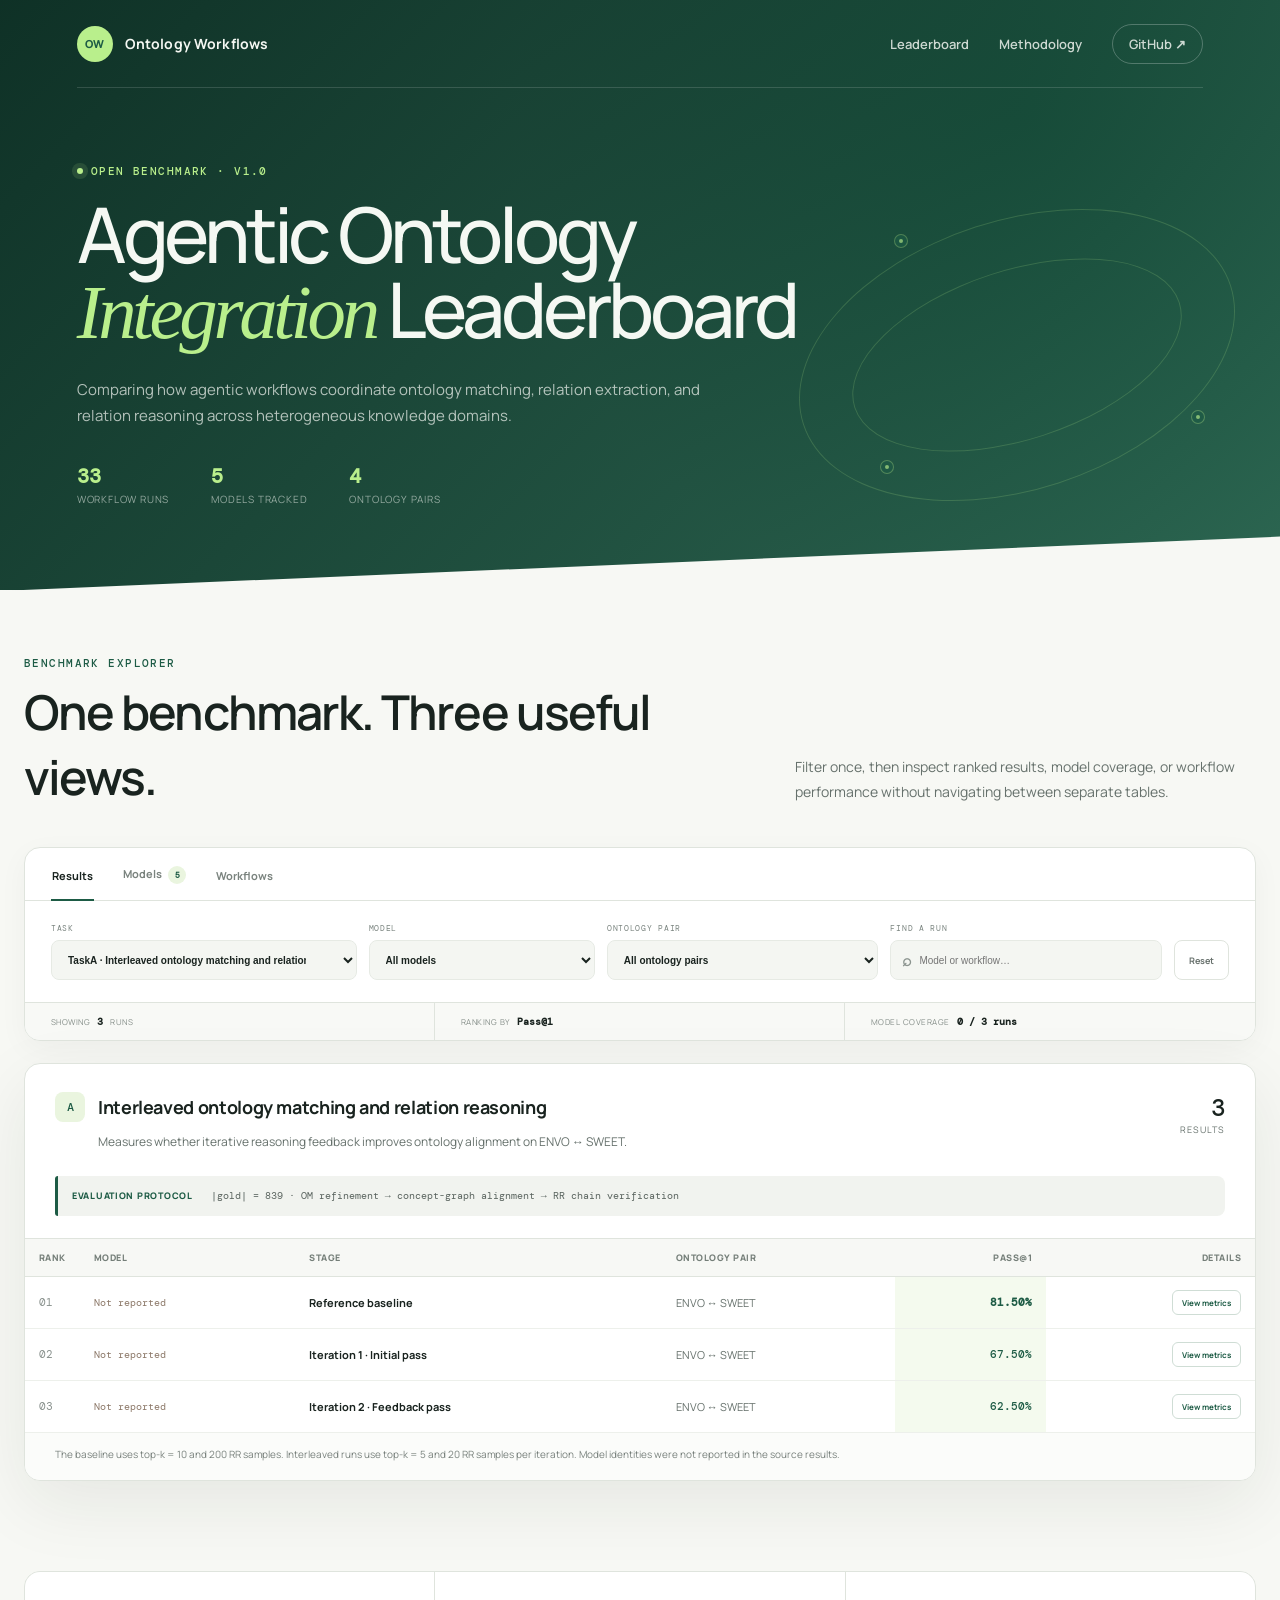
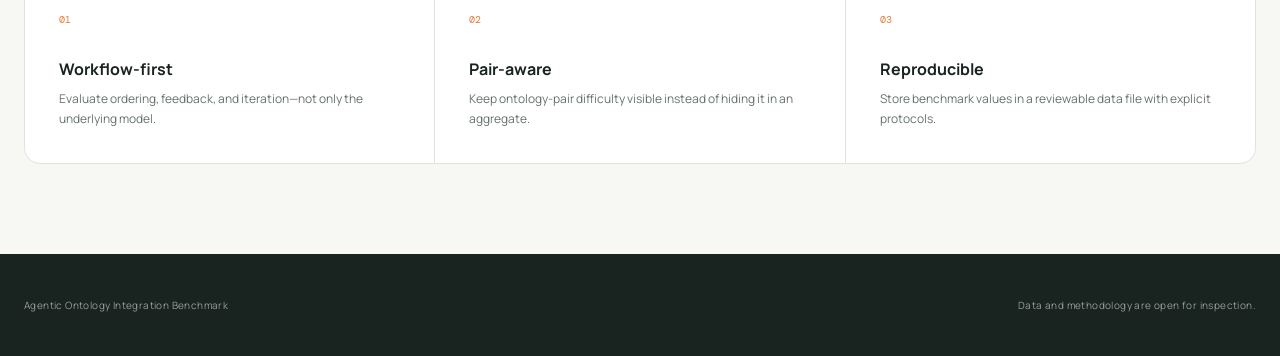
<file: index.html>
<!doctype html>
<html lang="en">
  <head>
    <meta charset="UTF-8" />
    <meta name="viewport" content="width=device-width, initial-scale=1.0" />
    <meta
      name="description"
      content="A transparent leaderboard for agentic ontology integration workflows."
    />
    <title>Agentic Ontology Integration Leaderboard</title>
    <link rel="preconnect" href="https://fonts.googleapis.com" />
    <link rel="preconnect" href="https://fonts.gstatic.com" crossorigin />
    <link
      href="https://fonts.googleapis.com/css2?family=DM+Mono:wght@400;500&family=Manrope:wght@400;500;600;700;800&display=swap"
      rel="stylesheet"
    />
    <link rel="stylesheet" href="styles.css?v=8" />
  </head>
  <body>
    <div class="page-shell">
      <header class="hero">
        <nav class="topbar" aria-label="Primary navigation">
          <a class="brand" href="#" aria-label="Ontology Workflows home">
            <span class="brand-mark" aria-hidden="true">OW</span>
            <span>Ontology Workflows</span>
          </a>
          <div class="nav-links">
            <a href="#leaderboard">Leaderboard</a>
            <a href="methodology.html">Methodology</a>
            <a
              class="github-link"
              href="https://github.com/lamng3/benchmark_leaderboard"
              target="_blank"
              rel="noreferrer"
            >
              GitHub
              <span aria-hidden="true">↗</span>
            </a>
          </div>
        </nav>

        <div class="hero-content">
          <p class="eyebrow"><span></span> Open benchmark · v1.0</p>
          <h1>Agentic Ontology<br /><em>Integration</em> Leaderboard</h1>
          <p class="hero-copy">
            Comparing how agentic workflows coordinate ontology matching,
            relation extraction, and relation reasoning across heterogeneous
            knowledge domains.
          </p>
          <div class="hero-meta" aria-label="Benchmark summary">
            <div><strong id="workflow-count">—</strong><span>Workflow runs</span></div>
            <div><strong id="model-count">—</strong><span>Models tracked</span></div>
            <div><strong id="pair-count">—</strong><span>Ontology pairs</span></div>
          </div>
        </div>
        <div class="hero-orbit" aria-hidden="true">
          <span class="orbit orbit-one"></span>
          <span class="orbit orbit-two"></span>
          <span class="node node-one"></span>
          <span class="node node-two"></span>
          <span class="node node-three"></span>
        </div>
      </header>

      <main id="leaderboard">
        <section class="leaderboard-intro">
          <div>
            <p class="section-kicker">Benchmark explorer</p>
            <h2>One benchmark. Three useful views.</h2>
          </div>
          <p>
            Filter once, then inspect ranked results, model coverage, or workflow
            performance without navigating between separate tables.
          </p>
        </section>

        <section class="dashboard" aria-label="Benchmark dashboard">
          <div class="view-tabs" id="view-filter" role="tablist" aria-label="Dashboard view">
            <button class="view-tab active" type="button" role="tab" data-view="results" aria-selected="true">
              Results
            </button>
            <button class="view-tab" type="button" role="tab" data-view="models" aria-selected="false">
              Models <span id="model-tab-count">0</span>
            </button>
            <button class="view-tab" type="button" role="tab" data-view="workflows" aria-selected="false">
              Workflows
            </button>
          </div>

          <div class="filter-bar" aria-label="Leaderboard filters">
            <label class="select-field">
              <span>Task</span>
              <select id="task-filter" aria-label="Task"></select>
            </label>
            <label class="select-field">
              <span>Model</span>
              <select id="model-filter" aria-label="Model"></select>
            </label>
            <label class="select-field">
              <span>Ontology pair</span>
              <select id="pair-filter" aria-label="Ontology pair"></select>
            </label>
            <label class="search-field">
              <span>Find a run</span>
              <div>
                <span aria-hidden="true">⌕</span>
                <input id="search-filter" type="search" placeholder="Model or workflow…" />
              </div>
            </label>
            <button id="clear-filters" class="clear-filters" type="button">Reset</button>
          </div>

          <div class="dashboard-summary" aria-label="Filtered result summary">
            <div>
              <span>Showing</span>
              <strong id="filtered-count">—</strong>
              <small>runs</small>
            </div>
            <div>
              <span>Ranking by</span>
              <strong id="ranking-metric">—</strong>
            </div>
            <div>
              <span>Model coverage</span>
              <strong id="model-coverage">—</strong>
            </div>
          </div>
        </section>

        <section class="task-card" id="results-view" aria-live="polite">
          <div class="task-card-header">
            <div>
              <div class="task-title-line">
                <span class="task-number" id="task-number">A</span>
                <h3 id="task-title">Loading benchmark…</h3>
              </div>
              <p id="task-description"></p>
            </div>
            <div class="result-count">
              <span id="result-count">—</span>
              <small>results</small>
            </div>
          </div>

          <div class="configuration-note">
            <span>Evaluation protocol</span>
            <code id="task-protocol">Loading…</code>
          </div>

          <div class="table-wrap">
            <table>
              <thead id="leaderboard-head"></thead>
              <tbody id="leaderboard-body"></tbody>
            </table>
          </div>
          <p class="table-note" id="table-note"></p>
        </section>

        <section class="entity-panel" id="entity-view" hidden aria-live="polite">
          <div class="entity-panel-header">
            <div>
              <p class="section-kicker" id="entity-kicker">Coverage</p>
              <h3 id="entity-title">Models</h3>
            </div>
            <p id="entity-description"></p>
          </div>
          <div class="entity-grid" id="entity-grid"></div>
        </section>

        <section class="principles">
          <article>
            <span>01</span>
            <h3>Workflow-first</h3>
            <p>Evaluate ordering, feedback, and iteration—not only the underlying model.</p>
          </article>
          <article>
            <span>02</span>
            <h3>Pair-aware</h3>
            <p>Keep ontology-pair difficulty visible instead of hiding it in an aggregate.</p>
          </article>
          <article>
            <span>03</span>
            <h3>Reproducible</h3>
            <p>Store benchmark values in a reviewable data file with explicit protocols.</p>
          </article>
        </section>
      </main>

      <footer>
        <p>Agentic Ontology Integration Benchmark</p>
        <p>Data and methodology are open for inspection.</p>
      </footer>
    </div>
    <noscript>This leaderboard requires JavaScript to render benchmark data.</noscript>
    <script src="app.js?v=5" defer></script>
  </body>
</html>
</file>
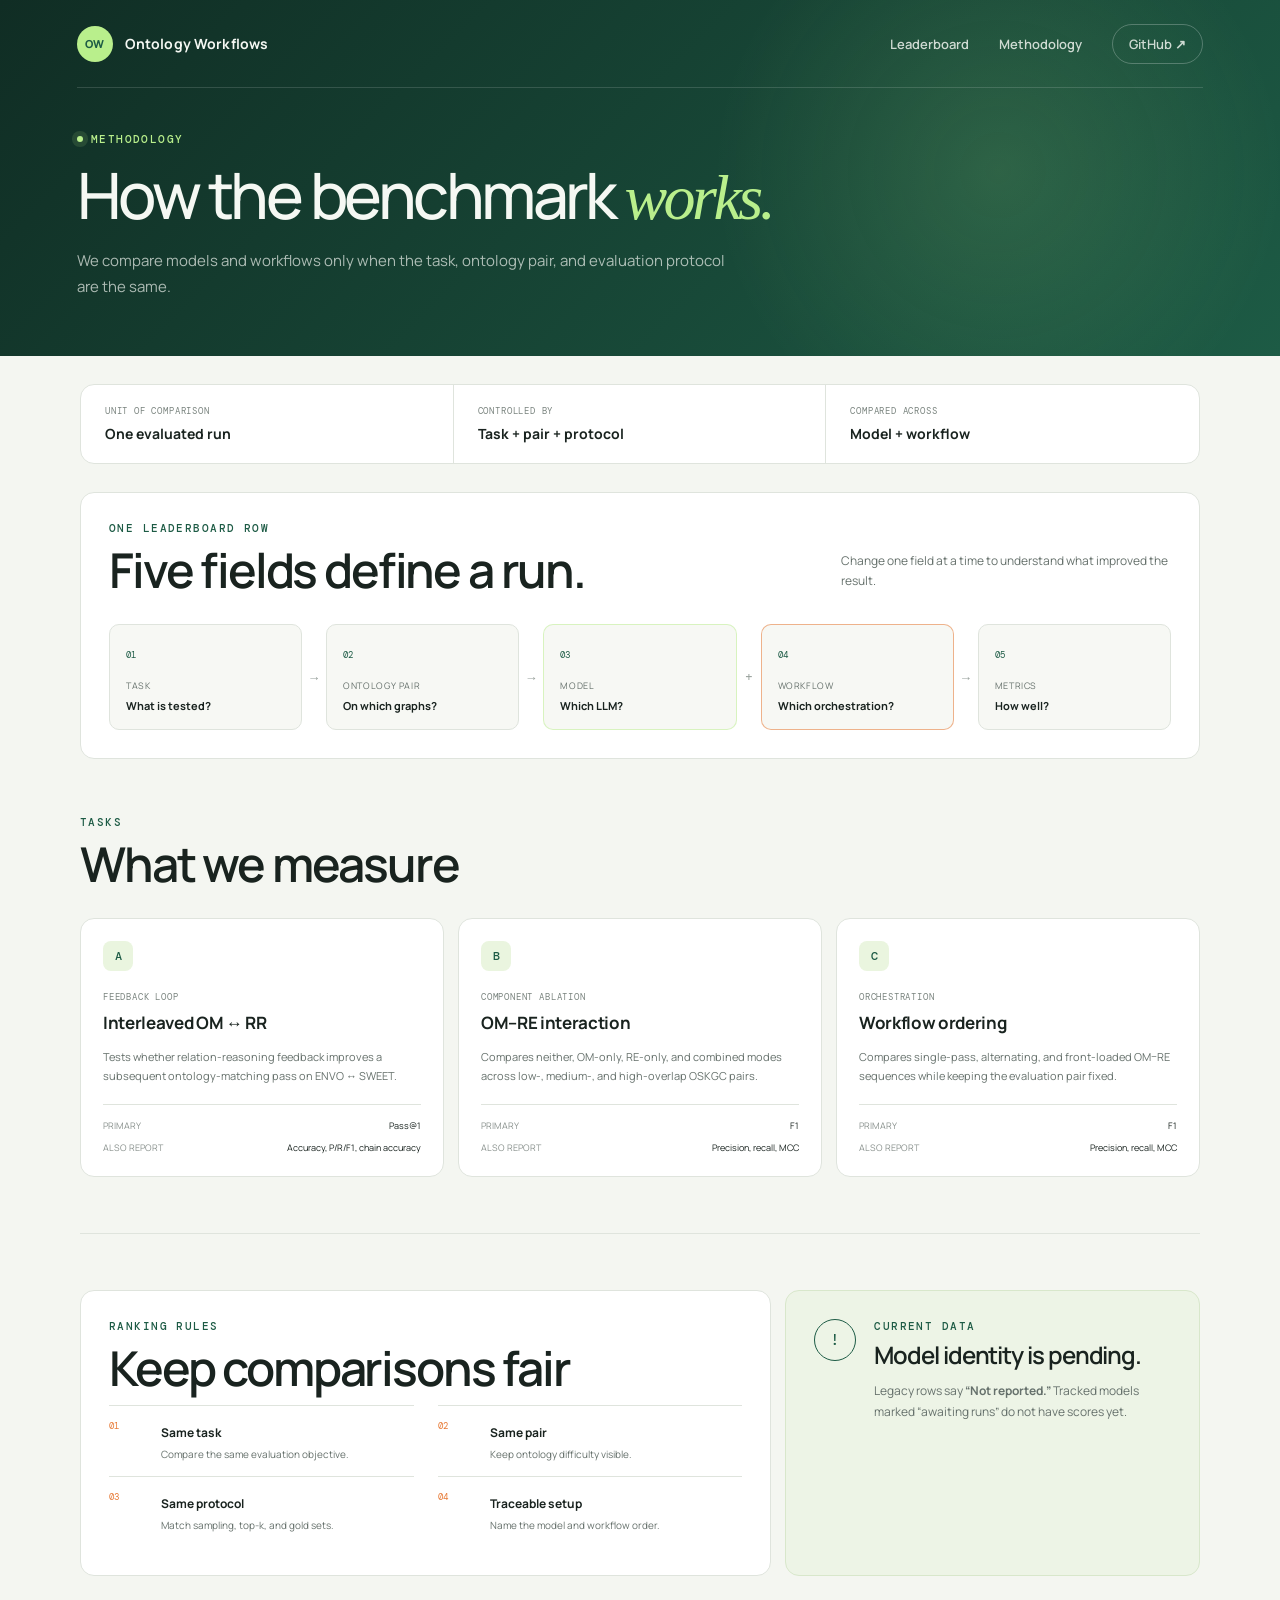
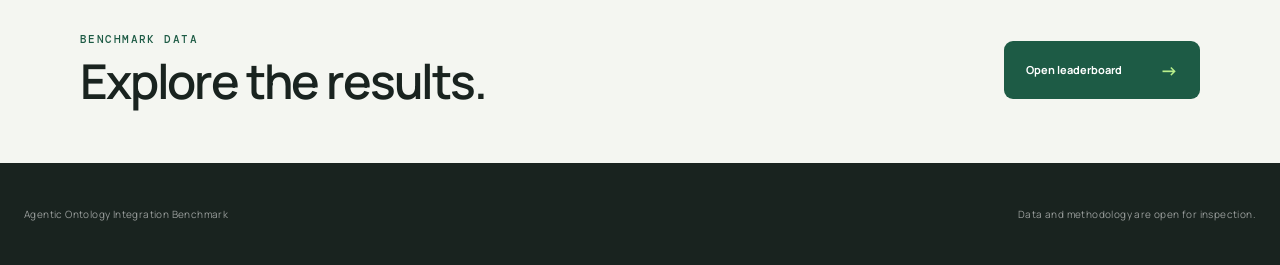
<file: methodology.html>
<!doctype html>
<html lang="en">
  <head>
    <meta charset="UTF-8" />
    <meta name="viewport" content="width=device-width, initial-scale=1.0" />
    <meta
      name="description"
      content="Methodology for the Agentic Ontology Integration Benchmark."
    />
    <title>Methodology · Agentic Ontology Integration Benchmark</title>
    <link rel="preconnect" href="https://fonts.googleapis.com" />
    <link rel="preconnect" href="https://fonts.gstatic.com" crossorigin />
    <link
      href="https://fonts.googleapis.com/css2?family=DM+Mono:wght@400;500&family=Manrope:wght@400;500;600;700;800&display=swap"
      rel="stylesheet"
    />
    <link rel="stylesheet" href="styles.css?v=8" />
  </head>
  <body class="methodology-page">
    <header class="method-header">
      <nav class="topbar" aria-label="Primary navigation">
        <a class="brand" href="index.html" aria-label="Ontology Workflows home">
          <span class="brand-mark" aria-hidden="true">OW</span>
          <span>Ontology Workflows</span>
        </a>
        <div class="nav-links">
          <a href="index.html#leaderboard">Leaderboard</a>
          <a href="methodology.html" aria-current="page">Methodology</a>
          <a
            class="github-link"
            href="https://github.com/lamng3/benchmark_leaderboard"
            target="_blank"
            rel="noreferrer"
          >
            GitHub <span aria-hidden="true">↗</span>
          </a>
        </div>
      </nav>

      <div class="method-hero">
        <p class="eyebrow"><span></span> Methodology</p>
        <h1>How the benchmark <em>works.</em></h1>
        <p>
          We compare models and workflows only when the task, ontology pair,
          and evaluation protocol are the same.
        </p>
      </div>
    </header>

    <main class="method-main">
      <section class="method-summary" aria-label="Methodology summary">
        <div><span>Unit of comparison</span><strong>One evaluated run</strong></div>
        <div><span>Controlled by</span><strong>Task + pair + protocol</strong></div>
        <div><span>Compared across</span><strong>Model + workflow</strong></div>
      </section>

      <section class="run-anatomy">
        <div class="run-anatomy-head">
          <div>
            <p class="section-kicker">One leaderboard row</p>
            <h2>Five fields define a run.</h2>
          </div>
          <p>Change one field at a time to understand what improved the result.</p>
        </div>
        <div class="run-flow" aria-label="Task, pair, model, workflow and protocol produce metrics">
          <article>
            <span>01</span>
            <small>Task</small>
            <strong>What is tested?</strong>
          </article>
          <i aria-hidden="true">→</i>
          <article>
            <span>02</span>
            <small>Ontology pair</small>
            <strong>On which graphs?</strong>
          </article>
          <i aria-hidden="true">→</i>
          <article class="axis-model">
            <span>03</span>
            <small>Model</small>
            <strong>Which LLM?</strong>
          </article>
          <i aria-hidden="true">+</i>
          <article class="axis-workflow">
            <span>04</span>
            <small>Workflow</small>
            <strong>Which orchestration?</strong>
          </article>
          <i aria-hidden="true">→</i>
          <article>
            <span>05</span>
            <small>Metrics</small>
            <strong>How well?</strong>
          </article>
        </div>
      </section>

      <section class="method-section task-methods">
        <div class="section-heading">
          <div>
            <p class="section-kicker">Tasks</p>
            <h2>What we measure</h2>
          </div>
        </div>
        <div class="method-card-grid">
          <article>
            <span class="task-number">A</span>
            <p class="card-label">Feedback loop</p>
            <h3>Interleaved OM ↔ RR</h3>
            <p>
              Tests whether relation-reasoning feedback improves a subsequent
              ontology-matching pass on ENVO ↔ SWEET.
            </p>
            <dl>
              <div><dt>Primary</dt><dd>Pass@1</dd></div>
              <div><dt>Also report</dt><dd>Accuracy, P/R/F1, chain accuracy</dd></div>
            </dl>
          </article>
          <article>
            <span class="task-number">B</span>
            <p class="card-label">Component ablation</p>
            <h3>OM–RE interaction</h3>
            <p>
              Compares neither, OM-only, RE-only, and combined modes across
              low-, medium-, and high-overlap OSKGC pairs.
            </p>
            <dl>
              <div><dt>Primary</dt><dd>F1</dd></div>
              <div><dt>Also report</dt><dd>Precision, recall, MCC</dd></div>
            </dl>
          </article>
          <article>
            <span class="task-number">C</span>
            <p class="card-label">Orchestration</p>
            <h3>Workflow ordering</h3>
            <p>
              Compares single-pass, alternating, and front-loaded OM–RE
              sequences while keeping the evaluation pair fixed.
            </p>
            <dl>
              <div><dt>Primary</dt><dd>F1</dd></div>
              <div><dt>Also report</dt><dd>Precision, recall, MCC</dd></div>
            </dl>
          </article>
        </div>
      </section>

      <div class="method-bottom-grid">
        <section class="method-section rules-section">
          <div class="section-heading">
            <div>
              <p class="section-kicker">Ranking rules</p>
              <h2>Keep comparisons fair</h2>
            </div>
          </div>
          <ol class="rules-list">
            <li><span>01</span><div><strong>Same task</strong><p>Compare the same evaluation objective.</p></div></li>
            <li><span>02</span><div><strong>Same pair</strong><p>Keep ontology difficulty visible.</p></div></li>
            <li><span>03</span><div><strong>Same protocol</strong><p>Match sampling, top-k, and gold sets.</p></div></li>
            <li><span>04</span><div><strong>Traceable setup</strong><p>Name the model and workflow order.</p></div></li>
          </ol>
        </section>

        <aside class="integrity-callout">
          <div class="integrity-icon" aria-hidden="true">!</div>
          <div>
            <p class="section-kicker">Current data</p>
            <h2>Model identity is pending.</h2>
            <p>
              Legacy rows say <strong>“Not reported.”</strong> Tracked models
              marked “awaiting runs” do not have scores yet.
            </p>
          </div>
        </aside>
      </div>

      <section class="method-cta">
        <div>
          <p class="section-kicker">Benchmark data</p>
          <h2>Explore the results.</h2>
        </div>
        <a href="index.html#leaderboard">Open leaderboard <span aria-hidden="true">→</span></a>
      </section>
    </main>

    <footer>
      <p>Agentic Ontology Integration Benchmark</p>
      <p>Data and methodology are open for inspection.</p>
    </footer>
  </body>
</html>
</file>
<file: styles.css>
:root {
  --ink: #19231f;
  --muted: #66716c;
  --paper: #f7f8f4;
  --surface: #ffffff;
  --line: #dfe4dd;
  --green: #1d5b45;
  --green-bright: #b9ef8c;
  --green-pale: #eaf5df;
  --cream: #edf0e9;
  --orange: #e77a36;
  --shadow: 0 22px 70px rgba(25, 35, 31, 0.08);
}

* {
  box-sizing: border-box;
}

html {
  scroll-behavior: smooth;
}

body {
  margin: 0;
  color: var(--ink);
  background: var(--paper);
  font-family: "Manrope", sans-serif;
  -webkit-font-smoothing: antialiased;
}

button,
a {
  font: inherit;
}

a {
  color: inherit;
  text-decoration: none;
}

.page-shell {
  min-height: 100vh;
  overflow: hidden;
}

.hero {
  position: relative;
  min-height: 590px;
  padding: 0 clamp(24px, 6vw, 96px);
  color: #f5f8f3;
  background:
    linear-gradient(135deg, rgba(10, 45, 34, 0.98), rgba(29, 91, 69, 0.93)),
    radial-gradient(circle at 80% 20%, #327c5d, transparent 45%);
  isolation: isolate;
}

.hero::after {
  position: absolute;
  right: 0;
  bottom: -1px;
  left: 0;
  height: 64px;
  background: var(--paper);
  clip-path: polygon(0 100%, 100% 15%, 100% 100%);
  content: "";
  z-index: -1;
}

.topbar {
  position: relative;
  z-index: 3;
  display: flex;
  align-items: center;
  justify-content: space-between;
  max-width: 1320px;
  height: 88px;
  margin: auto;
  border-bottom: 1px solid rgba(255, 255, 255, 0.14);
}

.brand {
  display: flex;
  gap: 12px;
  align-items: center;
  font-size: 14px;
  font-weight: 700;
  letter-spacing: 0.01em;
}

.brand-mark {
  display: grid;
  width: 36px;
  height: 36px;
  color: var(--green);
  background: var(--green-bright);
  border-radius: 50%;
  place-items: center;
  font-size: 11px;
  font-weight: 800;
}

.nav-links {
  display: flex;
  gap: 30px;
  align-items: center;
  font-size: 13px;
  font-weight: 600;
}

.nav-links a {
  opacity: 0.82;
  transition: opacity 150ms ease;
}

.nav-links a:hover,
.nav-links a:focus-visible {
  opacity: 1;
}

.nav-links .github-link {
  padding: 10px 16px;
  border: 1px solid rgba(255, 255, 255, 0.3);
  border-radius: 100px;
}

.hero-content {
  position: relative;
  z-index: 2;
  max-width: 1320px;
  margin: 76px auto 0;
}

.eyebrow,
.section-kicker {
  margin: 0 0 18px;
  color: var(--green-bright);
  font-family: "DM Mono", monospace;
  font-size: 11px;
  font-weight: 500;
  letter-spacing: 0.13em;
  text-transform: uppercase;
}

.eyebrow {
  display: flex;
  gap: 8px;
  align-items: center;
}

.eyebrow span {
  width: 6px;
  height: 6px;
  background: var(--green-bright);
  border-radius: 50%;
  box-shadow: 0 0 0 5px rgba(185, 239, 140, 0.12);
}

h1 {
  max-width: 850px;
  margin: 0;
  font-size: clamp(46px, 6vw, 82px);
  font-weight: 500;
  letter-spacing: -0.055em;
  line-height: 0.98;
}

h1 em {
  color: var(--green-bright);
  font-family: Georgia, serif;
  font-weight: 400;
}

.hero-copy {
  max-width: 660px;
  margin: 26px 0 0;
  color: rgba(245, 248, 243, 0.7);
  font-size: 15px;
  line-height: 1.75;
}

.hero-meta {
  display: flex;
  gap: 42px;
  margin-top: 34px;
}

.hero-meta div {
  display: grid;
  gap: 3px;
}

.hero-meta strong {
  color: var(--green-bright);
  font-family: "DM Mono", monospace;
  font-size: 20px;
}

.hero-meta span {
  color: rgba(245, 248, 243, 0.56);
  font-size: 10px;
  letter-spacing: 0.08em;
  text-transform: uppercase;
}

.hero-orbit {
  position: absolute;
  right: clamp(-120px, 3vw, 60px);
  bottom: 85px;
  width: 450px;
  height: 300px;
  opacity: 0.65;
}

.orbit {
  position: absolute;
  border: 1px solid rgba(185, 239, 140, 0.28);
  border-radius: 50%;
  transform: rotate(-18deg);
}

.orbit-one {
  inset: 15px 0;
}

.orbit-two {
  inset: 65px 54px;
}

.node {
  position: absolute;
  width: 12px;
  height: 12px;
  background: var(--green-bright);
  border: 4px solid var(--green);
  border-radius: 50%;
  box-shadow: 0 0 0 1px rgba(185, 239, 140, 0.5);
}

.node-one { top: 30px; left: 103px; }
.node-two { right: 38px; bottom: 82px; }
.node-three { bottom: 32px; left: 89px; }

main {
  width: min(1320px, calc(100% - 48px));
  margin: 0 auto;
}

.leaderboard-intro {
  display: grid;
  grid-template-columns: 1.2fr 0.8fr;
  gap: 80px;
  align-items: end;
  padding: 66px 0 38px;
}

.section-kicker {
  margin-bottom: 9px;
  color: var(--green);
}

.leaderboard-intro h2 {
  max-width: 660px;
  margin: 0;
  font-size: clamp(30px, 4vw, 48px);
  font-weight: 600;
  letter-spacing: -0.04em;
}

.leaderboard-intro > p {
  max-width: 510px;
  margin: 0 0 5px;
  color: var(--muted);
  font-size: 14px;
  line-height: 1.75;
}

.control-panel {
  display: grid;
  gap: 14px;
  padding: 22px 24px;
  background: var(--surface);
  border: 1px solid var(--line);
  border-radius: 16px;
  box-shadow: 0 8px 30px rgba(25, 35, 31, 0.04);
}

.control-row {
  display: flex;
  gap: 24px;
  align-items: flex-start;
}

.control-label {
  flex: 0 0 92px;
  padding-top: 9px;
  color: #7c8580;
  font-family: "DM Mono", monospace;
  font-size: 10px;
  letter-spacing: 0.08em;
  text-transform: uppercase;
}

.segmented-control {
  display: flex;
  flex-wrap: wrap;
  gap: 7px;
}

.filter-button {
  padding: 8px 14px;
  color: #5a635e;
  background: var(--cream);
  border: 1px solid transparent;
  border-radius: 7px;
  cursor: pointer;
  font-size: 11px;
  font-weight: 700;
  transition:
    color 150ms ease,
    background 150ms ease,
    transform 150ms ease;
}

.filter-button:hover {
  transform: translateY(-1px);
}

.filter-button.active {
  color: #fff;
  background: var(--green);
}

.pair-control .filter-button.active {
  background: var(--orange);
}

.model-control .filter-button.active {
  color: var(--ink);
  background: var(--green-bright);
}

.dashboard {
  overflow: hidden;
  background: var(--surface);
  border: 1px solid var(--line);
  border-radius: 16px;
  box-shadow: 0 8px 30px rgba(25, 35, 31, 0.04);
}

.view-tabs {
  display: flex;
  gap: 28px;
  padding: 0 26px;
  border-bottom: 1px solid var(--line);
}

.view-tab {
  position: relative;
  padding: 18px 1px 16px;
  color: #7a837e;
  background: transparent;
  border: 0;
  cursor: pointer;
  font-size: 11px;
  font-weight: 700;
}

.view-tab::after {
  position: absolute;
  right: 0;
  bottom: -1px;
  left: 0;
  height: 2px;
  background: transparent;
  content: "";
}

.view-tab.active {
  color: var(--ink);
}

.view-tab.active::after {
  background: var(--green);
}

.view-tab span {
  display: inline-grid;
  min-width: 18px;
  height: 18px;
  margin-left: 4px;
  color: var(--green);
  background: var(--green-pale);
  border-radius: 9px;
  place-items: center;
  font-family: "DM Mono", monospace;
  font-size: 8px;
}

.filter-bar {
  display: grid;
  grid-template-columns: 1.35fr 1fr 1.2fr 1.2fr auto;
  gap: 12px;
  align-items: end;
  padding: 22px 26px;
}

.select-field,
.search-field {
  display: grid;
  gap: 7px;
  min-width: 0;
}

.select-field > span,
.search-field > span {
  color: #7b8580;
  font-family: "DM Mono", monospace;
  font-size: 8px;
  letter-spacing: 0.09em;
  text-transform: uppercase;
}

.select-field select,
.search-field > div {
  width: 100%;
  height: 40px;
  color: var(--ink);
  background: #f4f6f2;
  border: 1px solid #e6eae4;
  border-radius: 8px;
  font-size: 10px;
  font-weight: 600;
}

.select-field select {
  padding: 0 34px 0 12px;
  cursor: pointer;
}

.search-field > div {
  display: flex;
  gap: 7px;
  align-items: center;
  padding: 0 11px;
}

.search-field > div > span {
  color: #8b948f;
  font-size: 16px;
}

.search-field input {
  width: 100%;
  min-width: 0;
  padding: 0;
  background: transparent;
  border: 0;
  outline: 0;
  font-size: 10px;
}

.clear-filters {
  height: 40px;
  padding: 0 14px;
  color: #68716d;
  background: transparent;
  border: 1px solid var(--line);
  border-radius: 8px;
  cursor: pointer;
  font-size: 9px;
  font-weight: 700;
}

.select-field select:focus-visible,
.search-field > div:focus-within,
.clear-filters:focus-visible,
.view-tab:focus-visible,
.detail-button:focus-visible {
  outline: 2px solid var(--green);
  outline-offset: 2px;
}

.dashboard-summary {
  display: grid;
  grid-template-columns: repeat(3, 1fr);
  background: #f8f9f6;
  border-top: 1px solid var(--line);
}

.dashboard-summary > div {
  display: flex;
  gap: 7px;
  align-items: baseline;
  padding: 12px 26px;
  border-right: 1px solid var(--line);
}

.dashboard-summary > div:last-child {
  border-right: 0;
}

.dashboard-summary span,
.dashboard-summary small {
  color: #858e89;
  font-size: 8px;
  letter-spacing: 0.06em;
  text-transform: uppercase;
}

.dashboard-summary strong {
  font-family: "DM Mono", monospace;
  font-size: 10px;
}

.task-card {
  margin-top: 22px;
  overflow: hidden;
  background: var(--surface);
  border: 1px solid var(--line);
  border-radius: 16px;
  box-shadow: var(--shadow);
}

.task-card-header {
  display: flex;
  justify-content: space-between;
  padding: 28px 30px 24px;
}

.task-title-line {
  display: flex;
  gap: 13px;
  align-items: center;
}

.task-number {
  display: grid;
  width: 30px;
  height: 30px;
  color: var(--green);
  background: var(--green-pale);
  border-radius: 8px;
  place-items: center;
  font-family: "DM Mono", monospace;
  font-size: 12px;
  font-weight: 500;
}

.task-card h3 {
  margin: 0;
  font-size: 18px;
  letter-spacing: -0.02em;
}

.task-card-header p {
  max-width: 760px;
  margin: 10px 0 0 43px;
  color: var(--muted);
  font-size: 12px;
  line-height: 1.65;
}

.result-count {
  display: flex;
  flex-direction: column;
  align-items: flex-end;
}

.result-count span {
  font-family: "DM Mono", monospace;
  font-size: 24px;
  font-weight: 500;
}

.result-count small {
  color: var(--muted);
  font-size: 9px;
  letter-spacing: 0.11em;
  text-transform: uppercase;
}

.configuration-note {
  display: flex;
  gap: 18px;
  align-items: baseline;
  margin: 0 30px 22px;
  padding: 12px 14px;
  background: #f1f3ef;
  border-left: 3px solid var(--green);
  border-radius: 3px 8px 8px 3px;
}

.configuration-note span {
  flex: 0 0 auto;
  color: var(--green);
  font-size: 9px;
  font-weight: 800;
  letter-spacing: 0.08em;
  text-transform: uppercase;
}

.configuration-note code {
  color: #59635e;
  font-family: "DM Mono", monospace;
  font-size: 10px;
  line-height: 1.6;
}

.table-wrap {
  overflow-x: auto;
}

table {
  width: 100%;
  border-collapse: collapse;
  font-size: 11px;
  white-space: nowrap;
}

th {
  padding: 12px 14px;
  color: #747e78;
  background: #f7f8f5;
  border-top: 1px solid var(--line);
  border-bottom: 1px solid var(--line);
  font-size: 9px;
  font-weight: 800;
  letter-spacing: 0.055em;
  text-align: right;
  text-transform: uppercase;
}

th:first-child,
th:nth-child(2),
th:nth-child(3),
th:nth-child(4),
td:first-child,
td:nth-child(2),
td:nth-child(3),
td:nth-child(4) {
  text-align: left;
}

td {
  padding: 13px 14px;
  border-bottom: 1px solid #edf0eb;
  text-align: right;
}

tbody tr {
  transition: background 130ms ease;
}

tbody tr:hover {
  background: #fbfcf9;
}

.rank {
  width: 44px;
  color: #89918d;
  font-family: "DM Mono", monospace;
}

.workflow-name {
  font-weight: 700;
}

.model-name {
  color: #69736e;
  font-family: "DM Mono", monospace;
  font-size: 10px;
}

.model-missing {
  color: #8b7767;
}

.pair-name {
  color: var(--muted);
}

.score {
  color: var(--green);
  background: rgba(234, 245, 223, 0.52);
  font-family: "DM Mono", monospace;
  font-weight: 500;
}

.best {
  color: var(--green);
  font-weight: 800;
}

.table-note {
  margin: 0;
  padding: 14px 30px 18px;
  color: #78817c;
  background: #fbfcfa;
  font-size: 10px;
  line-height: 1.55;
}

.empty-state {
  padding: 42px;
  color: var(--muted);
  text-align: center !important;
}

.detail-button {
  padding: 6px 9px;
  color: var(--green);
  background: transparent;
  border: 1px solid #cfddd5;
  border-radius: 6px;
  cursor: pointer;
  font-size: 8px;
  font-weight: 700;
}

.detail-row td {
  padding: 0;
  background: #f8faf7;
  text-align: left;
}

.detail-row:hover {
  background: transparent;
}

.metric-grid {
  display: grid;
  grid-template-columns: repeat(auto-fit, minmax(110px, 1fr));
  gap: 1px;
  padding: 1px;
  background: #e8ece6;
}

.metric-grid > div {
  display: grid;
  gap: 5px;
  padding: 14px 18px;
  background: #f8faf7;
}

.metric-grid span {
  color: #808984;
  font-size: 8px;
  letter-spacing: 0.06em;
  text-transform: uppercase;
}

.metric-grid strong {
  font-family: "DM Mono", monospace;
  font-size: 10px;
  font-weight: 500;
}

.entity-panel {
  margin-top: 22px;
  padding: 30px;
  background: var(--surface);
  border: 1px solid var(--line);
  border-radius: 16px;
  box-shadow: var(--shadow);
}

.entity-panel-header {
  display: flex;
  justify-content: space-between;
  gap: 40px;
  align-items: end;
  padding-bottom: 24px;
  border-bottom: 1px solid var(--line);
}

.entity-panel-header .section-kicker {
  margin-bottom: 7px;
}

.entity-panel-header h3 {
  margin: 0;
  font-size: 22px;
}

.entity-panel-header > p {
  max-width: 440px;
  margin: 0;
  color: var(--muted);
  font-size: 11px;
  line-height: 1.6;
}

.entity-grid {
  display: grid;
  grid-template-columns: repeat(3, 1fr);
  gap: 12px;
  margin-top: 22px;
}

.entity-card {
  padding: 22px;
  background: #fafbf8;
  border: 1px solid var(--line);
  border-radius: 12px;
}

.entity-card-missing {
  border-style: dashed;
}

.entity-card-awaiting {
  background: #f7f8f5;
  border-style: dashed;
}

.entity-card-awaiting .entity-score strong {
  color: #7b8580;
  font-size: 10px;
}

.entity-card > div:first-child > span {
  color: #858e89;
  font-family: "DM Mono", monospace;
  font-size: 8px;
  letter-spacing: 0.08em;
  text-transform: uppercase;
}

.entity-card h4 {
  min-height: 43px;
  margin: 8px 0 0;
  font-size: 14px;
  line-height: 1.45;
}

.entity-score {
  display: flex;
  justify-content: space-between;
  align-items: baseline;
  margin-top: 24px;
  padding: 13px 0;
  border-top: 1px solid var(--line);
  border-bottom: 1px solid var(--line);
}

.entity-score span {
  color: #7e8782;
  font-size: 8px;
  text-transform: uppercase;
}

.entity-score strong {
  color: var(--green);
  font-family: "DM Mono", monospace;
  font-size: 16px;
}

.entity-card dl {
  display: grid;
  grid-template-columns: repeat(3, 1fr);
  gap: 12px;
  margin: 18px 0 0;
}

.entity-card dl div {
  display: grid;
  gap: 4px;
}

.entity-card dt {
  color: #8b938f;
  font-size: 7px;
  text-transform: uppercase;
}

.entity-card dd {
  margin: 0;
  font-family: "DM Mono", monospace;
  font-size: 10px;
}

.entity-empty {
  grid-column: 1 / -1;
  padding: 50px;
  color: var(--muted);
  text-align: center;
  border: 1px dashed var(--line);
  border-radius: 12px;
  font-size: 11px;
}

.principles {
  display: grid;
  grid-template-columns: repeat(3, 1fr);
  gap: 1px;
  margin: 90px 0;
  overflow: hidden;
  background: var(--line);
  border: 1px solid var(--line);
  border-radius: 16px;
}

.principles article {
  padding: 34px;
  background: var(--surface);
}

.principles span {
  color: var(--orange);
  font-family: "DM Mono", monospace;
  font-size: 10px;
}

.principles h3 {
  margin: 30px 0 9px;
  font-size: 16px;
}

.principles p {
  margin: 0;
  color: var(--muted);
  font-size: 12px;
  line-height: 1.65;
}

footer {
  display: flex;
  justify-content: space-between;
  padding: 34px max(24px, calc((100vw - 1320px) / 2));
  color: rgba(255, 255, 255, 0.55);
  background: var(--ink);
  font-size: 10px;
  letter-spacing: 0.04em;
}

.methodology-page {
  background: #f4f6f1;
}

.method-header {
  padding: 0 clamp(24px, 6vw, 96px) 56px;
  color: #f5f8f3;
  background:
    radial-gradient(circle at 78% 48%, rgba(185, 239, 140, 0.13), transparent 28%),
    linear-gradient(135deg, #102d24, #1d5b45);
}

.method-hero {
  max-width: 1320px;
  margin: 44px auto 0;
}

.method-hero h1 {
  max-width: 930px;
  font-size: clamp(42px, 5vw, 68px);
}

.method-hero > p:last-child {
  max-width: 660px;
  margin: 18px 0 0;
  color: rgba(245, 248, 243, 0.68);
  font-size: 15px;
  line-height: 1.75;
}

.method-main {
  width: min(1120px, calc(100% - 48px));
  margin: 0 auto;
}

.method-summary {
  display: grid;
  grid-template-columns: repeat(3, 1fr);
  margin-top: 28px;
  overflow: hidden;
  background: var(--surface);
  border: 1px solid var(--line);
  border-radius: 14px;
}

.method-summary div {
  display: grid;
  gap: 7px;
  padding: 20px 24px;
  border-right: 1px solid var(--line);
}

.method-summary div:last-child {
  border-right: 0;
}

.method-summary span,
.card-label {
  color: #7a847f;
  font-family: "DM Mono", monospace;
  font-size: 9px;
  letter-spacing: 0.09em;
  text-transform: uppercase;
}

.method-summary strong {
  font-size: 14px;
}

.method-section {
  padding: 56px 0;
  border-bottom: 1px solid var(--line);
}

.split-section {
  display: grid;
  grid-template-columns: 0.9fr 1.1fr;
  gap: 100px;
}

.method-section h2,
.run-anatomy h2,
.integrity-callout h2,
.method-cta h2 {
  margin: 0;
  font-size: clamp(30px, 4vw, 48px);
  font-weight: 600;
  letter-spacing: -0.045em;
  line-height: 1.08;
}

.prose p {
  margin: 0 0 18px;
  color: var(--muted);
  font-size: 14px;
  line-height: 1.85;
}

.prose strong {
  color: var(--ink);
}

.run-anatomy {
  margin: 28px 0 0;
  padding: 28px;
  color: var(--ink);
  background: var(--surface);
  border: 1px solid var(--line);
  border-radius: 14px;
}

.run-anatomy-head {
  display: flex;
  justify-content: space-between;
  align-items: end;
}

.run-anatomy-head > p {
  max-width: 330px;
  margin: 0 0 5px;
  color: var(--muted);
  font-size: 12px;
  line-height: 1.65;
}

.run-flow {
  display: grid;
  grid-template-columns: 1fr auto 1fr auto 1fr auto 1fr auto 1fr;
  gap: 8px;
  align-items: stretch;
  margin-top: 28px;
}

.run-flow article {
  min-width: 0;
  padding: 16px;
  background: var(--paper);
  border: 1px solid var(--line);
  border-radius: 10px;
}

.run-flow article.axis-model {
  border-color: rgba(185, 239, 140, 0.5);
}

.run-flow article.axis-workflow {
  border-color: rgba(231, 122, 54, 0.55);
}

.run-flow article span {
  color: var(--green);
  font-family: "DM Mono", monospace;
  font-size: 9px;
}

.run-flow article small,
.run-flow article strong {
  display: block;
}

.run-flow article small {
  margin: 16px 0 6px;
  color: var(--muted);
  font-size: 9px;
  letter-spacing: 0.07em;
  text-transform: uppercase;
}

.run-flow article strong {
  font-size: 11px;
  line-height: 1.4;
}

.run-flow i {
  align-self: center;
  color: #9aa39e;
  font-family: "DM Mono", monospace;
  font-size: 13px;
  font-style: normal;
}

.section-heading {
  display: flex;
  justify-content: space-between;
  align-items: end;
  margin-bottom: 28px;
}

.method-card-grid {
  display: grid;
  grid-template-columns: repeat(3, 1fr);
  gap: 14px;
}

.method-card-grid > article {
  padding: 22px;
  background: var(--surface);
  border: 1px solid var(--line);
  border-radius: 14px;
}

.method-card-grid .card-label {
  margin: 20px 0 8px;
}

.method-card-grid h3 {
  margin: 0 0 14px;
  font-size: 17px;
  letter-spacing: -0.02em;
}

.method-card-grid article > p:not(.card-label) {
  min-height: 0;
  margin: 0;
  color: var(--muted);
  font-size: 11px;
  line-height: 1.7;
}

.method-card-grid dl {
  display: grid;
  gap: 9px;
  margin: 18px 0 0;
  padding-top: 14px;
  border-top: 1px solid var(--line);
}

.method-card-grid dl div {
  display: flex;
  justify-content: space-between;
  gap: 20px;
}

.method-card-grid dt,
.method-card-grid dd {
  margin: 0;
  font-size: 9px;
}

.method-card-grid dt {
  color: #89918d;
  text-transform: uppercase;
}

.method-card-grid dd {
  text-align: right;
}

.metric-list {
  display: grid;
  grid-template-columns: 1fr 1fr;
  gap: 1px;
  overflow: hidden;
  background: var(--line);
  border: 1px solid var(--line);
  border-radius: 14px;
}

.metric-list article {
  padding: 22px;
  background: var(--surface);
}

.metric-list strong {
  color: var(--green);
  font-family: "DM Mono", monospace;
  font-size: 10px;
  text-transform: uppercase;
}

.metric-list p {
  margin: 8px 0 0;
  color: var(--muted);
  font-size: 10px;
  line-height: 1.55;
}

.integrity-callout {
  display: grid;
  grid-template-columns: auto 1fr;
  gap: 18px;
  align-items: start;
  margin: 0;
  padding: 28px;
  background: #edf4e6;
  border: 1px solid #d8e7cb;
  border-radius: 14px;
}

.integrity-icon {
  display: grid;
  width: 42px;
  height: 42px;
  color: var(--green);
  border: 1px solid var(--green);
  border-radius: 50%;
  place-items: center;
  font-family: "DM Mono", monospace;
}

.integrity-callout h2 {
  font-size: 24px;
}

.integrity-callout > div:last-child > p:last-child {
  max-width: 750px;
  margin: 12px 0 0;
  color: var(--muted);
  font-size: 12px;
  line-height: 1.75;
}

.rules-list {
  display: grid;
  grid-template-columns: 1fr 1fr;
  gap: 0 24px;
  margin: 0;
  padding: 0;
  list-style: none;
}

.rules-list li {
  display: grid;
  grid-template-columns: 36px 1fr;
  gap: 16px;
  padding: 14px 0;
  border-top: 1px solid var(--line);
}

.rules-list li > span {
  color: var(--orange);
  font-family: "DM Mono", monospace;
  font-size: 9px;
}

.rules-list strong {
  font-size: 12px;
}

.rules-list p {
  margin: 5px 0 0;
  color: var(--muted);
  font-size: 10px;
  line-height: 1.5;
}

.method-bottom-grid {
  display: grid;
  grid-template-columns: 1.25fr 0.75fr;
  gap: 14px;
  align-items: stretch;
  margin-top: 56px;
}

.method-bottom-grid .rules-section {
  padding: 28px;
  background: var(--surface);
  border: 1px solid var(--line);
  border-radius: 14px;
}

.method-bottom-grid .section-heading {
  margin-bottom: 12px;
}

.method-cta {
  display: flex;
  justify-content: space-between;
  align-items: center;
  margin: 56px 0;
}

.method-cta a {
  display: flex;
  gap: 38px;
  align-items: center;
  padding: 17px 22px;
  color: #fff;
  background: var(--green);
  border-radius: 9px;
  font-size: 11px;
  font-weight: 700;
}

.method-cta a span {
  color: var(--green-bright);
  font-size: 18px;
}

@media (max-width: 900px) {
  .hero-orbit {
    right: -220px;
  }

  .leaderboard-intro {
    grid-template-columns: 1fr;
    gap: 20px;
  }

  .principles {
    grid-template-columns: 1fr;
  }

  .filter-bar {
    grid-template-columns: 1fr 1fr;
  }

  .clear-filters {
    justify-self: start;
  }

  .entity-grid {
    grid-template-columns: 1fr 1fr;
  }

  .split-section {
    grid-template-columns: 1fr;
    gap: 28px;
  }

  .run-flow {
    grid-template-columns: repeat(5, minmax(0, 1fr));
  }

  .run-flow i {
    display: none;
  }

  .method-card-grid {
    grid-template-columns: repeat(3, minmax(0, 1fr));
  }

  .method-bottom-grid {
    grid-template-columns: 1fr;
  }
}

@media (max-width: 640px) {
  .hero {
    min-height: 630px;
    padding-inline: 20px;
  }

  .method-header {
    padding: 0 20px 48px;
  }

  .method-hero {
    margin-top: 40px;
  }

  .topbar {
    height: 72px;
  }

  .brand > span:last-child,
  .nav-links a:not(.github-link) {
    display: none;
  }

  .hero-content {
    margin-top: 70px;
  }

  .hero-copy {
    font-size: 13px;
  }

  .hero-meta {
    gap: 24px;
  }

  main {
    width: min(100% - 28px, 1320px);
  }

  .control-row {
    display: grid;
    gap: 6px;
  }

  .filter-bar {
    grid-template-columns: 1fr;
    padding: 18px;
  }

  .view-tabs {
    gap: 22px;
    padding-inline: 18px;
  }

  .dashboard-summary {
    grid-template-columns: 1fr;
  }

  .dashboard-summary > div {
    border-right: 0;
    border-bottom: 1px solid var(--line);
  }

  .entity-panel {
    padding: 22px 18px;
  }

  .entity-panel-header {
    display: grid;
    gap: 10px;
  }

  .entity-grid {
    grid-template-columns: 1fr;
  }

  .control-label {
    padding: 0;
  }

  .task-card-header {
    padding: 22px 18px;
  }

  .task-card-header p {
    margin-left: 0;
  }

  .result-count {
    display: none;
  }

  .configuration-note {
    display: grid;
    gap: 5px;
    margin-inline: 18px;
  }

  th,
  td {
    padding: 11px 12px;
  }

  footer {
    display: grid;
    gap: 5px;
  }

  .method-main {
    width: min(100% - 28px, 1120px);
  }

  .method-summary,
  .metric-list,
  .rules-list {
    grid-template-columns: 1fr;
  }

  .method-summary div {
    border-right: 0;
    border-bottom: 1px solid var(--line);
  }

  .method-section {
    padding: 48px 0;
  }

  .run-anatomy {
    margin-top: 20px;
    padding: 22px 18px;
  }

  .run-anatomy-head,
  .method-cta {
    display: grid;
    gap: 24px;
  }

  .integrity-callout {
    grid-template-columns: 1fr;
    margin: 0;
    padding: 24px;
  }

  .run-flow {
    grid-template-columns: 1fr 1fr;
  }

  .method-card-grid {
    grid-template-columns: 1fr;
  }

  .method-bottom-grid {
    margin-top: 48px;
  }

  .rules-list {
    grid-template-columns: 1fr;
  }
}

@media (prefers-reduced-motion: reduce) {
  html {
    scroll-behavior: auto;
  }

  *,
  *::before,
  *::after {
    transition: none !important;
  }
}
</file>
